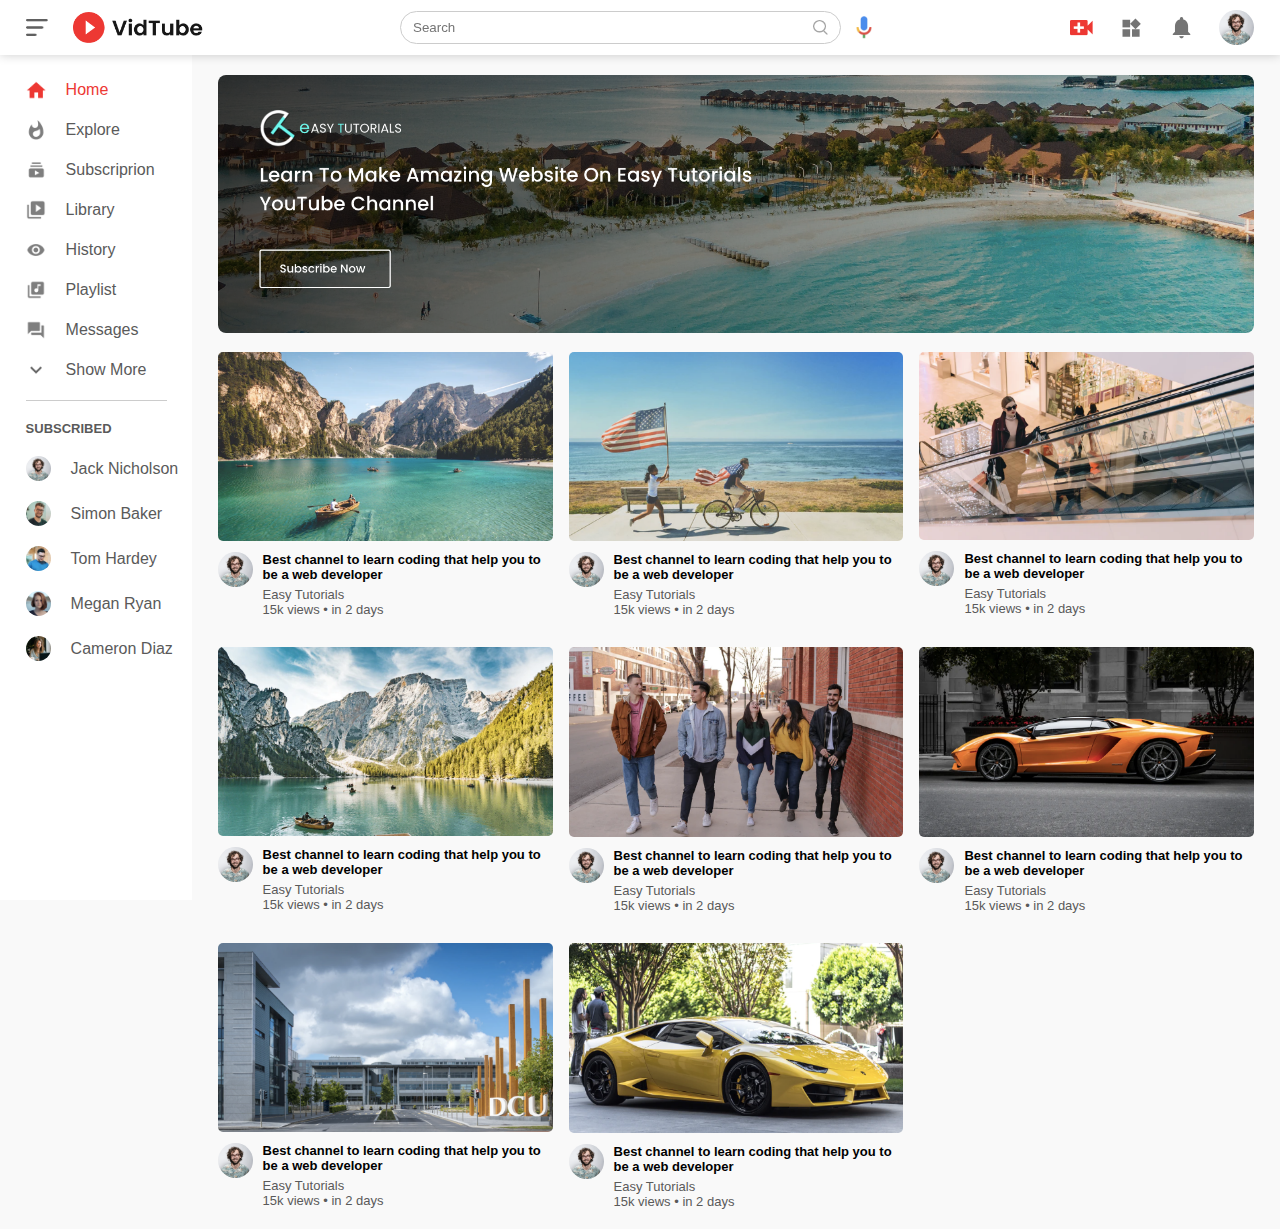
<file: index.html>
<!DOCTYPE html>
<html lang="en">
  <head>
    <meta charset="UTF-8" />
    <meta name="viewport" content="width=device-width, initial-scale=1.0" />
    <title>Video sharing website</title>
    <link rel="stylesheet" href="style.css" />
  </head>
  <body>
    <nav class="flex-div">
      <div class="nav-left flex-div">
        <img src="img/menu.png" class="menu-icon" />
        <img src="img/logo.png" class="logo" />
      </div>
      <div class="nav-middle flex-div">
        <div class="search-box flex-div">
          <input type="text" placeholder="Search" />
          <img src="img/search.png" />
        </div>
        <img src="img/voice-search.png" class="mic-icon" />
      </div>
      <div class="nav-right flex-div">
        <img src="img/upload.png" />
        <img src="img/more.png" />
        <img src="img/notification.png" />
        <img src="img/Jack.png" class="user-icon" />
      </div>
    </nav>

    <!-- --------------------------sidebar------------------------------ -->

    <div class="sidebar">
      <div class="shortcut-links">
        <a href=""
          ><img src="img/home.png" />
          <p>Home</p></a
        >
        <a href=""
          ><img src="img/explore.png" />
          <p>Explore</p></a
        >
        <a href=""
          ><img src="img/subscriprion.png" />
          <p>Subscriprion</p></a
        >
        <a href=""
          ><img src="img/library.png" />
          <p>Library</p></a
        >
        <a href=""
          ><img src="img/history.png" />
          <p>History</p></a
        >
        <a href=""
          ><img src="img/playlist.png" />
          <p>Playlist</p></a
        >
        <a href=""
          ><img src="img/messages.png" />
          <p>Messages</p></a
        >
        <a href=""
          ><img src="img/show-more.png" />
          <p>Show More</p></a
        >
        <hr />
      </div>
      <div class="subscribed-list">
        <h3>SUBSCRIBED</h3>
        <a href=""
          ><img src="img/Jack.png" />
          <p>Jack Nicholson</p></a
        >

        <a href=""
        ><img src="img/simon.png" />
        <p>Simon Baker</p></a
      >
      <a href=""
      ><img src="img/tom.png" />
      <p>Tom Hardey</p></a
    >

    <a href=""
    ><img src="img/megan.png" />
    <p>Megan Ryan</p></a
  >

  <a href=""
  ><img src="img/cameron.png" />
  <p>Cameron Diaz</p></a
>

      </div>
    </div>

    <!-- -------------------main------------------ -->

    <div class="container">
        <div class="banner">
            <img src="img/banner.png">
        </div>
        <div class="list-container">
            <div class="vid-list">
                <a href=""><img src="img/thumbnail1.png" class="thumbnail"></a>
                <div class="flex-div">
                    <img src="img/Jack.png">
                    <div class="vid-info">
                        <a href="playVideo.html">Best channel to learn coding that help you to be a web developer</a>
                        <p>Easy Tutorials</p>
                        <p>15k views &bull; in 2 days</p>
                    </div>
                </div>
            </div>

            <div class="vid-list">
                <a href=""><img src="img/thumbnail2.png" class="thumbnail"></a>
                <div class="flex-div">
                    <img src="img/Jack.png">
                    <div class="vid-info">
                        <a href="">Best channel to learn coding that help you to be a web developer</a>
                        <p>Easy Tutorials</p>
                        <p>15k views &bull; in 2 days</p>
                    </div>
                </div>
            </div>

            <div class="vid-list">
                <a href=""><img src="img/thumbnail3.png" class="thumbnail"></a>
                <div class="flex-div">
                    <img src="img/Jack.png">
                    <div class="vid-info">
                        <a href="">Best channel to learn coding that help you to be a web developer</a>
                        <p>Easy Tutorials</p>
                        <p>15k views &bull; in 2 days</p>
                    </div>
                </div>
            </div>

            <div class="vid-list">
                <a href=""><img src="img/thumbnail4.png" class="thumbnail"></a>
                <div class="flex-div">
                    <img src="img/Jack.png">
                    <div class="vid-info">
                        <a href="">Best channel to learn coding that help you to be a web developer</a>
                        <p>Easy Tutorials</p>
                        <p>15k views &bull; in 2 days</p>
                    </div>
                </div>
            </div>

            <div class="vid-list">
                <a href=""><img src="img/thumbnail5.png" class="thumbnail"></a>
                <div class="flex-div">
                    <img src="img/Jack.png">
                    <div class="vid-info">
                        <a href="">Best channel to learn coding that help you to be a web developer</a>
                        <p>Easy Tutorials</p>
                        <p>15k views &bull; in 2 days</p>
                    </div>
                </div>
            </div>

            <div class="vid-list">
                <a href=""><img src="img/thumbnail6.png" class="thumbnail"></a>
                <div class="flex-div">
                    <img src="img/Jack.png">
                    <div class="vid-info">
                        <a href="">Best channel to learn coding that help you to be a web developer</a>
                        <p>Easy Tutorials</p>
                        <p>15k views &bull; in 2 days</p>
                    </div>
                </div>
            </div>

            <div class="vid-list">
                <a href=""><img src="img/thumbnail7.png" class="thumbnail"></a>
                <div class="flex-div">
                    <img src="img/Jack.png">
                    <div class="vid-info">
                        <a href="">Best channel to learn coding that help you to be a web developer</a>
                        <p>Easy Tutorials</p>
                        <p>15k views &bull; in 2 days</p>
                    </div>
                </div>
            </div>

            <div class="vid-list">
                <a href="playVideo.html"><img src="img/thumbnail8.png" class="thumbnail"></a>
                <div class="flex-div">
                    <img src="img/Jack.png">
                    <div class="vid-info">
                        <a href="playVideo.html">Best channel to learn coding that help you to be a web developer</a>
                        <p>Easy Tutorials</p>
                        <p>15k views &bull; in 2 days</p>
                    </div>
                </div>
            </div>

        </div>

    </div>

    <script src="script.js"></script>
  </body>
</html>
</file>
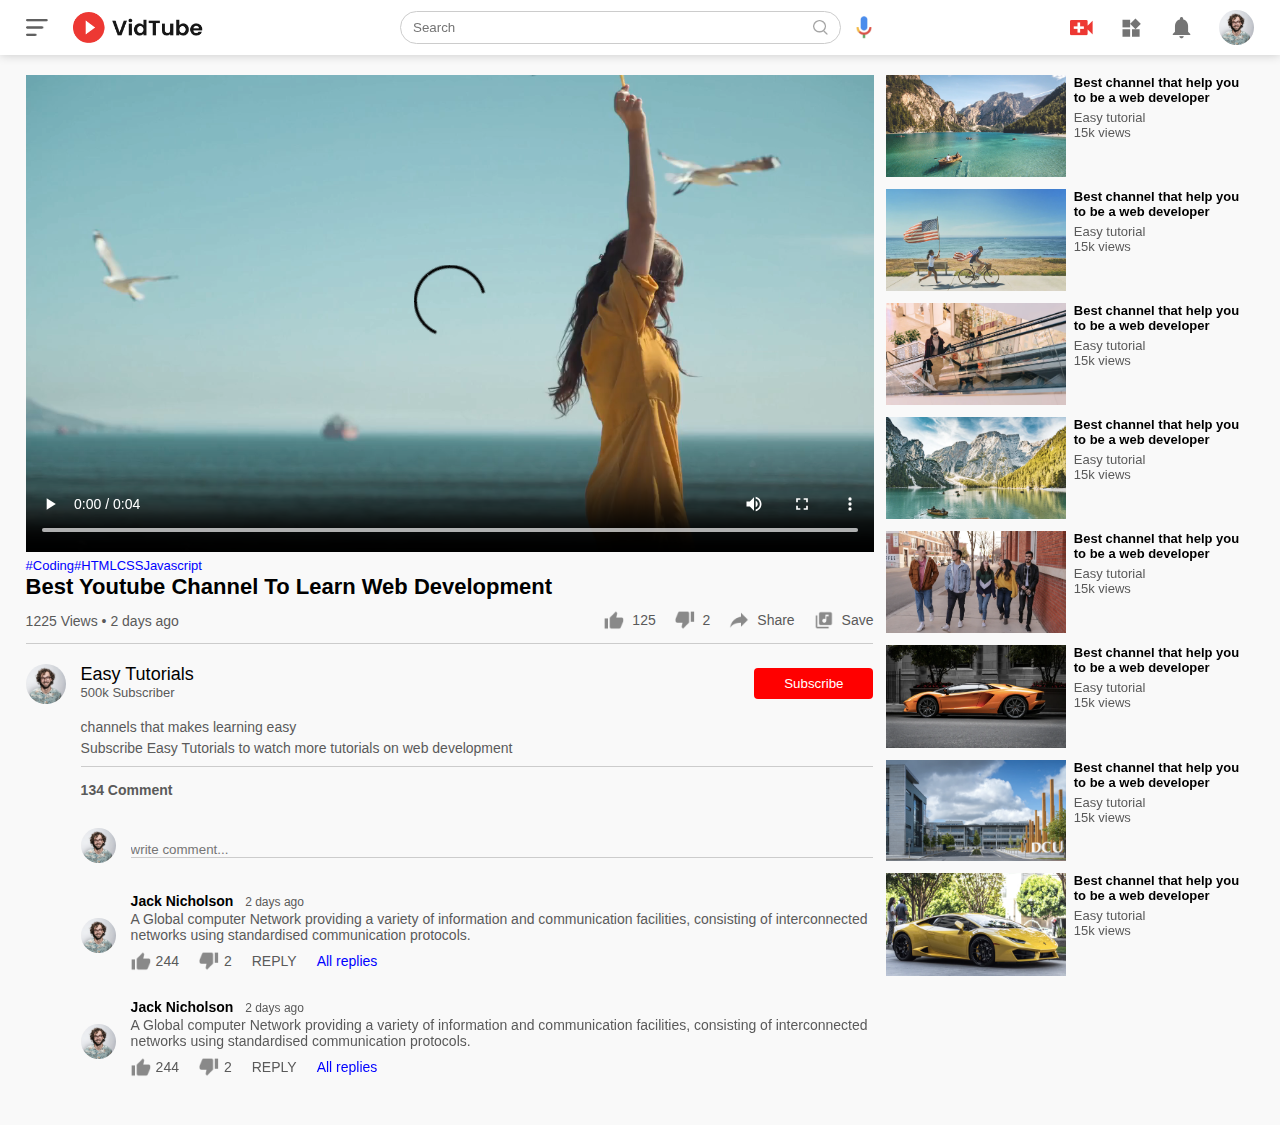
<file: playVideo.html>
<!DOCTYPE html>
<html lang="en">
  <head>
    <meta charset="UTF-8" />
    <meta name="viewport" content="width=device-width, initial-scale=1.0" />
    <title>Play video</title>
    <link rel="stylesheet" href="style.css" />
  </head>
  <body>
    <nav class="flex-div">
      <div class="nav-left flex-div">
        <img src="img/menu.png" class="menu-icon" />
        <img src="img/logo.png" class="logo" />
      </div>
      <div class="nav-middle flex-div">
        <div class="search-box flex-div">
          <input type="text" placeholder="Search" />
          <img src="img/search.png" />
        </div>
        <img src="img/voice-search.png" class="mic-icon" />
      </div>
      <div class="nav-right flex-div">
        <img src="img/upload.png" />
        <img src="img/more.png" />
        <img src="img/notification.png" />
        <img src="img/Jack.png" class="user-icon" />
      </div>
    </nav>

    <div class="container play-container">
      <div class="row">
        <div class="play-video">
          <video controls autoplay>
            <source src="img/video.mp4" type="video/mp4" />
          </video>

          <div class="tags">
            <a href="">#Coding</a><a href="">#HTML</a><a href="">CSS</a
            ><a href="">Javascript</a>
          </div>
          <h3>Best Youtube Channel To Learn Web Development</h3>
          <div class="play-video-info">
            <p>1225 Views &bull; 2 days ago</p>
            <div>
              <a href=""><img src="img/like.png" />125</a>
              <a href=""><img src="img/dislike.png" />2</a>
              <a href=""><img src="img/share.png" />Share</a>
              <a href=""><img src="img/save.png" />Save</a>
            </div>
          </div>
          <hr />

          <div class="publisher">
            <img src="img/Jack.png" />

            <div>
              <p>Easy Tutorials</p>
              <span>500k Subscriber</span>
            </div>
            <button type="button">Subscribe</button>
          </div>

          <div class="vid-description">
            <p>channels that makes learning easy</p>
            <p>
              Subscribe Easy Tutorials to watch more tutorials on web
              development
            </p>
            <hr />

            <h4>134 Comment</h4>

            <div class="add-comment">
              <img src="img/Jack.png" />
              <input type="text" placeholder="write comment..." />
            </div>

            <div class="old-comment">
              <img src="img/Jack.png" />
              <div>
                <h3>Jack Nicholson <span>2 days ago</span></h3>
                <p>
                  A Global computer Network providing a variety of information
                  and communication facilities, consisting of interconnected
                  networks using standardised communication protocols.
                </p>
                <div class="acomment-action">
                  <img src="img/like.png" /> <span>244</span>
                  <img src="img/dislike.png" /><span>2</span>
                  <span>REPLY</span>
                  <a href="">All replies</a>
                </div>
              </div>
            </div>

            <div class="old-comment">
              <img src="img/Jack.png" />
              <div>
                <h3>Jack Nicholson <span>2 days ago</span></h3>
                <p>
                  A Global computer Network providing a variety of information
                  and communication facilities, consisting of interconnected
                  networks using standardised communication protocols.
                </p>
                <div class="acomment-action">
                  <img src="img/like.png" /> <span>244</span>
                  <img src="img/dislike.png" /><span>2</span>
                  <span>REPLY</span>
                  <a href="">All replies</a>
                </div>
              </div>
            </div>


          </div>
        </div>
        <div class="right-sidebar">
          <div class="side-video-list">
            <a href="" class="small-thumbnail"
              ><img src="img/thumbnail1.png"
            /></a>
            <div class="vid-info">
              <a href="">Best channel that help you to be a web developer</a>
              <p>Easy tutorial</p>
              <p>15k views</p>
            </div>
          </div>

          <div class="side-video-list">
            <a href="" class="small-thumbnail"
              ><img src="img/thumbnail2.png"
            /></a>
            <div class="vid-info">
              <a href="">Best channel that help you to be a web developer</a>
              <p>Easy tutorial</p>
              <p>15k views</p>
            </div>
          </div>

          <div class="side-video-list">
            <a href="" class="small-thumbnail"
              ><img src="img/thumbnail3.png"
            /></a>
            <div class="vid-info">
              <a href="">Best channel that help you to be a web developer</a>
              <p>Easy tutorial</p>
              <p>15k views</p>
            </div>
          </div>

          <div class="side-video-list">
            <a href="" class="small-thumbnail"
              ><img src="img/thumbnail4.png"
            /></a>
            <div class="vid-info">
              <a href="">Best channel that help you to be a web developer</a>
              <p>Easy tutorial</p>
              <p>15k views</p>
            </div>
          </div>

          <div class="side-video-list">
            <a href="" class="small-thumbnail"
              ><img src="img/thumbnail5.png"
            /></a>
            <div class="vid-info">
              <a href="">Best channel that help you to be a web developer</a>
              <p>Easy tutorial</p>
              <p>15k views</p>
            </div>
          </div>

          <div class="side-video-list">
            <a href="" class="small-thumbnail"
              ><img src="img/thumbnail6.png"
            /></a>
            <div class="vid-info">
              <a href="">Best channel that help you to be a web developer</a>
              <p>Easy tutorial</p>
              <p>15k views</p>
            </div>
          </div>

          <div class="side-video-list">
            <a href="" class="small-thumbnail"
              ><img src="img/thumbnail7.png"
            /></a>
            <div class="vid-info">
              <a href="">Best channel that help you to be a web developer</a>
              <p>Easy tutorial</p>
              <p>15k views</p>
            </div>
          </div>

          <div class="side-video-list">
            <a href="" class="small-thumbnail"
              ><img src="img/thumbnail8.png"
            /></a>
            <div class="vid-info">
              <a href="">Best channel that help you to be a web developer</a>
              <p>Easy tutorial</p>
              <p>15k views</p>
            </div>
          </div>
        </div>
      </div>
    </div>
  </body>
</html>
</file>
<file: style.css>
* {
  padding: 0;
  margin: 0;
  font-family: 'poppins', sans-serif;
  box-sizing: border-box;
}

a {
  text-decoration: none;
  color: #5a5a5a;
}
img {
  cursor: pointer;
}

.flex-div {
  display: flex;
  align-items: center;
}

nav {
  padding: 10px 2%;
  justify-content: space-between;
  box-shadow: 0 0 10px rgba(0, 0, 0, 0.2);
  background: #fff;
  position: sticky;
  top: 0;
  z-index: 10;
}
.nav-right img {
  width: 25px;
  margin-right: 25px;
}

.nav-right .user-icon {
  width: 35px;
  border-radius: 50%;
  margin-right: 0;
}

.nav-left .menu-icon {
  width: 22px;
  margin-right: 25px;
}

.nav-left .logo {
  width: 130px;
}

.nav-middle .mic-icon {
  width: 16px;
}

.nav-middle .search-box {
  border: 1px solid #ccc;
  margin-right: 15px;
  padding: 8px 12px;
  border-radius: 25px;
}

.nav-middle .search-box input {
  width: 400px;
  border: 0;
  outline: 0;
  background: transparent;
}

.nav-middle .search-box img {
  width: 15px;
}

/* --------------------------navbar-section---------------------------- */

/* ----------------sidebar------------------- */

.sidebar {
  width: 15%;
  background: #fff;
  height: 100vh;
  position: fixed;
  top: 0;
  padding-left: 2%;
  padding-top: 80px;
}

.shortcut-links a img {
  width: 20px;
  margin-right: 20px;
}

.shortcut-links a {
  display: flex;
  align-items: center;
  margin-bottom: 20px;
  width: fit-content;
  flex-wrap: wrap;
}

.shortcut-links a:first-child {
  color: #ed3833;
}

.sidebar hr {
  border: 0;
  height: 1px;
  background: #ccc;
  width: 85%;
}

.subscribed-list h3 {
  font-size: 13px;
  margin: 20px 0;
  color: #5a5a5a;
}

.subscribed-list a {
  display: flex;
  align-items: center;
  margin-bottom: 20px;
  width: fit-content;
  flex-wrap: wrap;
}

.subscribed-list a img {
  width: 25px;
  border-radius: 50%;
  margin-right: 20px;
}

.small-sidebar {
  width: 5%;
}

.small-sidebar a p {
  display: none;
}

.small-sidebar h3 {
  display: none;
}

.small-sidebar hr {
  width: 50%;
  margin-bottom: 25px;
}

/* --------------main------------------- */

.container {
  background: #f9f9f9;
  padding-left: 17%;
  padding-right: 2%;
  padding-top: 20px;
  padding-bottom: 20px;
}

.large-container {
  padding-left: 7%;
}

.banner {
  width: 100%;
}

.banner img {
  width: 100%;
  border-radius: 8px;
}

.list-container {
  display: grid;
  grid-template-columns: repeat(auto-fit, minmax(250px, 1fr));
  grid-column-gap: 16px;
  grid-row-gap: 30px;
  margin-top: 15px;
}

.vid-list .thumbnail {
  width: 100%;
  border-radius: 5px;
}

.vid-list .flex-div {
  align-items: flex-start;
  margin-top: 7px;
}

.vid-list .flex-div img {
  width: 35px;
  margin-right: 10px;
  border-radius: 50%;
}

.vid-info {
  color: #5a5a5a;
  font-size: 13px;
}

.vid-info a {
  color: #000;
  font-weight: 600;
  display: block;
  margin-bottom: 5px;
}

@media (max-width: 900px) {
  .menu-icon {
    display: none;
  }
  .sidebar {
    display: none;
  }
  .container,
  .large-container {
    padding-left: 4%;
    padding-right: 4%;
  }

  .nav-right img {
    display: none;
  }
  .nav-right .user-icon {
    display: block;
    width: 30px;
  }

  .nav-middle .search-box input {
    width: 100px;
  }
  .nav-middle .mic-icon {
    display: none;
  }
  .logo {
    width: 90px;
  }
}

/* ---------------------play-video-game---------------------- */

.play-container {
  padding-left: 2%;
}

.row {
  display: flex;
  justify-content: space-between;
  flex-wrap: wrap;
}

.play-video {
  flex-basis: 69%;
}

.right-sidebar {
  flex-basis: 30%;
}

.play-video video {
  width: 100%;
}

.side-video-list {
  display: flex;
  justify-content: space-between;
  margin-bottom: 8px;
}

.side-video-list img {
  width: 100%;
}

.side-video-list .small-thumbnail {
  flex-basis: 49%;
}

.side-video-list .vid-info {
  flex-basis: 49%;
}

.play-video .tags a {
  color: #0000ff;
  font-size: 13px;
}

.play-video h3 {
  font-weight: 600;
  font-size: 22px;
}

.play-video .play-video-info {
  display: flex;
  align-items: center;
  justify-content: space-between;
  flex-wrap: wrap;
  margin-top: 10px;
  font-size: 14px;
  color: #5a5a5a;
}

.play-video .play-video-info a img {
  width: 20px;
  margin-right: 8px;
}

.play-video .play-video-info a {
  display: inline-flex;
  align-items: center;
  margin-left: 15px;
}

.play-video hr {
  border: 0;
  height: 1px;
  background: #ccc;
  margin: 10px 0;
}

.publisher {
  display: flex;
  align-items: center;
  margin-top: 20px;
}

.publisher div {
  flex: 1;
  line-height: 18px;
}

.publisher img {
  width: 40px;
  border-radius: 50%;
  margin-right: 15px;
}

.publisher div p {
  color: #000;
  font-weight: 600px;
  font-size: 18px;
}

.publisher div span {
  font-size: 13px;
  color: #5a5a5a;
}

.publisher button {
  background: red;
  color: #fff;
  padding: 8px 30px;
  border: 0;
  outline: 0;
  border-radius: 4px;
  cursor: pointer;
}

.vid-description {
  padding-left: 55px;
  margin: 15px 0;
}

.vid-description p {
  font-size: 14px;
  margin-bottom: 5px;
  color: #5a5a5a;
}

.vid-description h4 {
  font-size: 14px;
  color: #5a5a5a;
  margin-top: 15px;
}

.add-comment {
  display: flex;
  align-items: center;
  margin: 30px 0;
}

.add-comment img {
  width: 35px;
  border-radius: 50%;
  margin-right: 15px;
}

.add-comment input {
  border: 0;
  outline: 0;
  border-bottom: 1px solid #ccc;
  width: 100%;
  padding-top: 10px;
  background: transparent;
}

.old-comment {
  display: flex;
  align-items: center;
  margin: 20px 0;
}

.old-comment img {
  width: 35px;
  border-radius: 50%;
  margin-right: 15px;
}

.old-comment h3 {
  font-size: 14px;
  margin-bottom: 2px;
}

.old-comment h3 span {
  font-size: 12px;
  color: #5a5a5a;
  font-weight: 500;
  margin-left: 8px;
}

.old-comment .acomment-action {
  display: flex;
  align-items: center;
  margin: 8px 0;
  font-size: 14px;
}
.old-comment .acomment-action img {
  border-radius: 0;
  width: 20px;
  margin-right: 5px;
}

.old-comment .acomment-action span {
  margin-right: 20px;
  color: #5a5a5a;
}

.old-comment .acomment-action a {
  color: #0000ff;
}

@media (max-width:900px){

  .play-video{
    flex-basis: 100%;

  }

  .right-sidebar{
    flex-basis: 100%;
  }

  .play-container{

    padding-left: 5%;

  }

  .vid-description{
    padding-left: 0;
  }

  .play-video .play-video-info a {

    margin-left: 0;
    margin-right: 15px;
    margin-top: 15px;
  }
}
</file>
